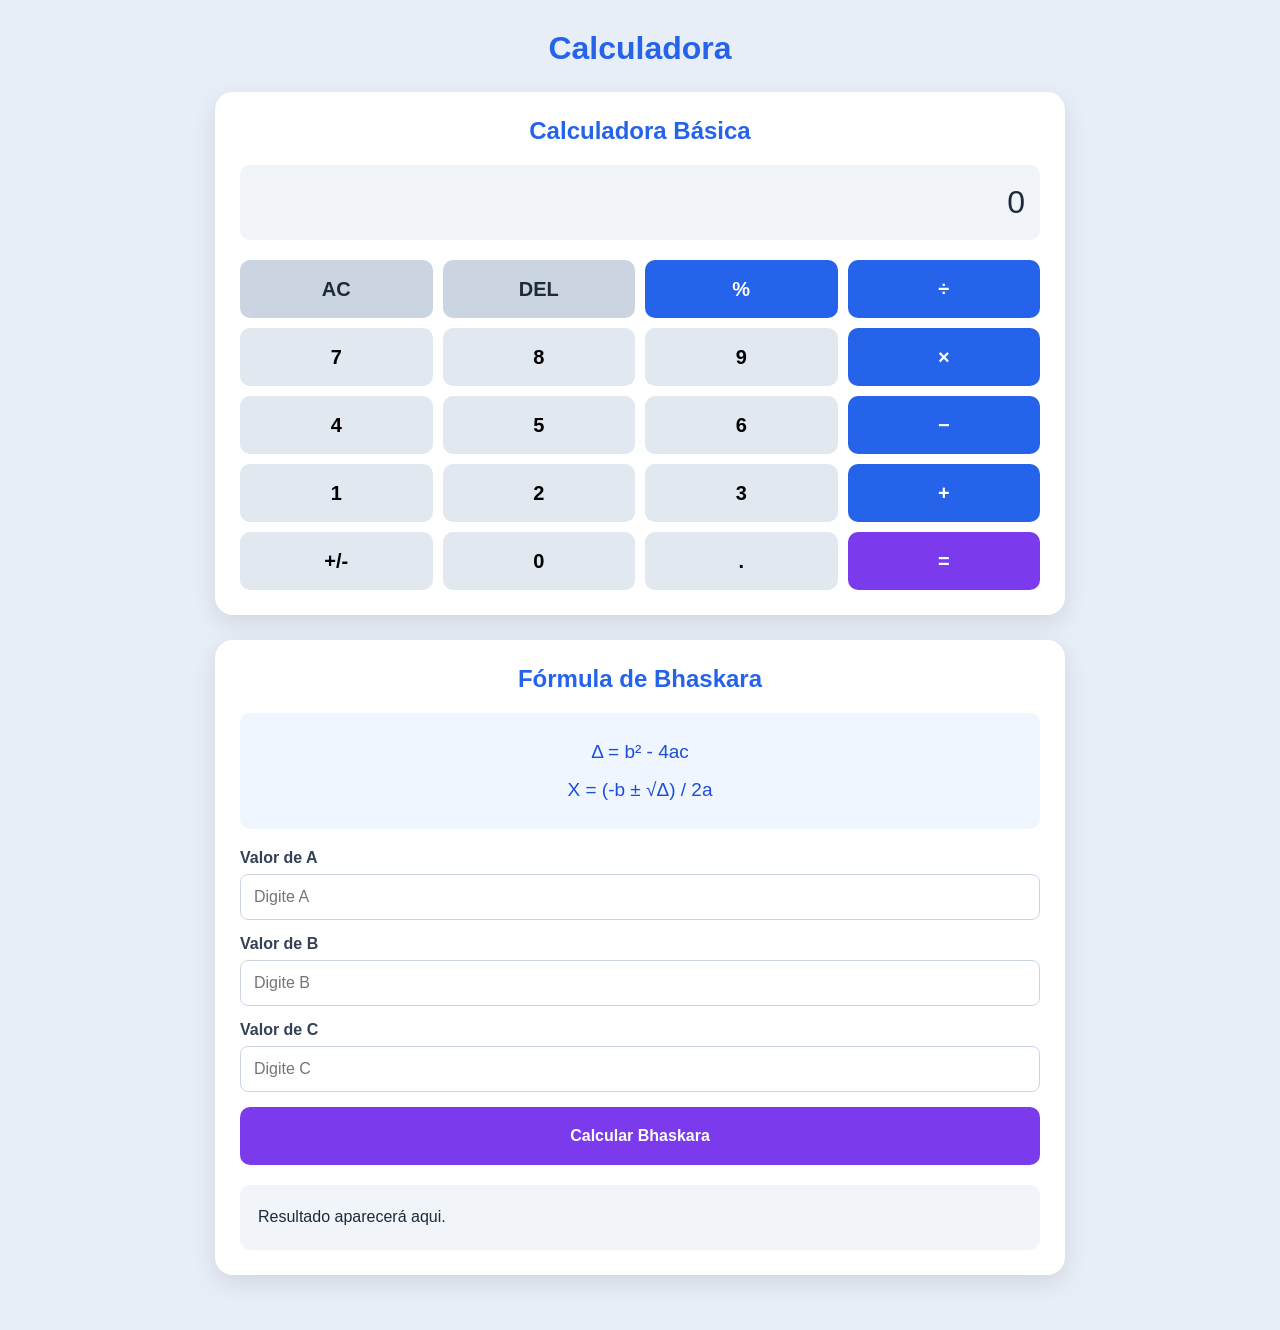
<file: calculadora/index.html>
<!DOCTYPE html>
<html lang="pt-BR">
<head>
    <meta charset="UTF-8">
    <meta name="viewport" content="width=device-width, initial-scale=1.0">
    <title>Calculadora Inteligente</title>
    <link rel="stylesheet" href="style.css">
</head>
<body>

    <main class="container">

        <h1>Calculadora</h1>

        <!-- CALCULADORA NORMAL -->
        <section class="calculadora">

            <h2>Calculadora Básica</h2>

            <input type="text" id="tela" value="0" readonly>

            <div class="botoes">

                <button class="especial" data-action="clear">AC</button>
                <button class="especial" data-action="delete">DEL</button>
                <button class="operador" data-action="percent">%</button>
                <button class="operador" data-operator="/">÷</button>

                <button data-number="7">7</button>
                <button data-number="8">8</button>
                <button data-number="9">9</button>
                <button class="operador" data-operator="*">×</button>

                <button data-number="4">4</button>
                <button data-number="5">5</button>
                <button data-number="6">6</button>
                <button class="operador" data-operator="-">−</button>

                <button data-number="1">1</button>
                <button data-number="2">2</button>
                <button data-number="3">3</button>
                <button class="operador" data-operator="+">+</button>

                <button data-action="sign">+/-</button>
                <button data-number="0">0</button>
                <button data-action="decimal">.</button>
                <button class="igual" data-action="equals">=</button>

            </div>
        </section>

        <!-- CALCULADORA DE BHASKARA -->
        <section class="bhaskara">

            <h2>Fórmula de Bhaskara</h2>

            <div class="formula">
                Δ = b² - 4ac
                <br>
                X = (-b ± √Δ) / 2a
            </div>

            <label>Valor de A</label>
            <input type="number" id="valorA" placeholder="Digite A">

            <label>Valor de B</label>
            <input type="number" id="valorB" placeholder="Digite B">

            <label>Valor de C</label>
            <input type="number" id="valorC" placeholder="Digite C">

            <button class="calcular" id="calcularBhaskara">
                Calcular Bhaskara
            </button>

            <div class="resultado" id="resultadoBhaskara">
                Resultado aparecerá aqui.
            </div>

        </section>

    </main>

    <script src="script.js"></script>

</body>
</html>
</file>
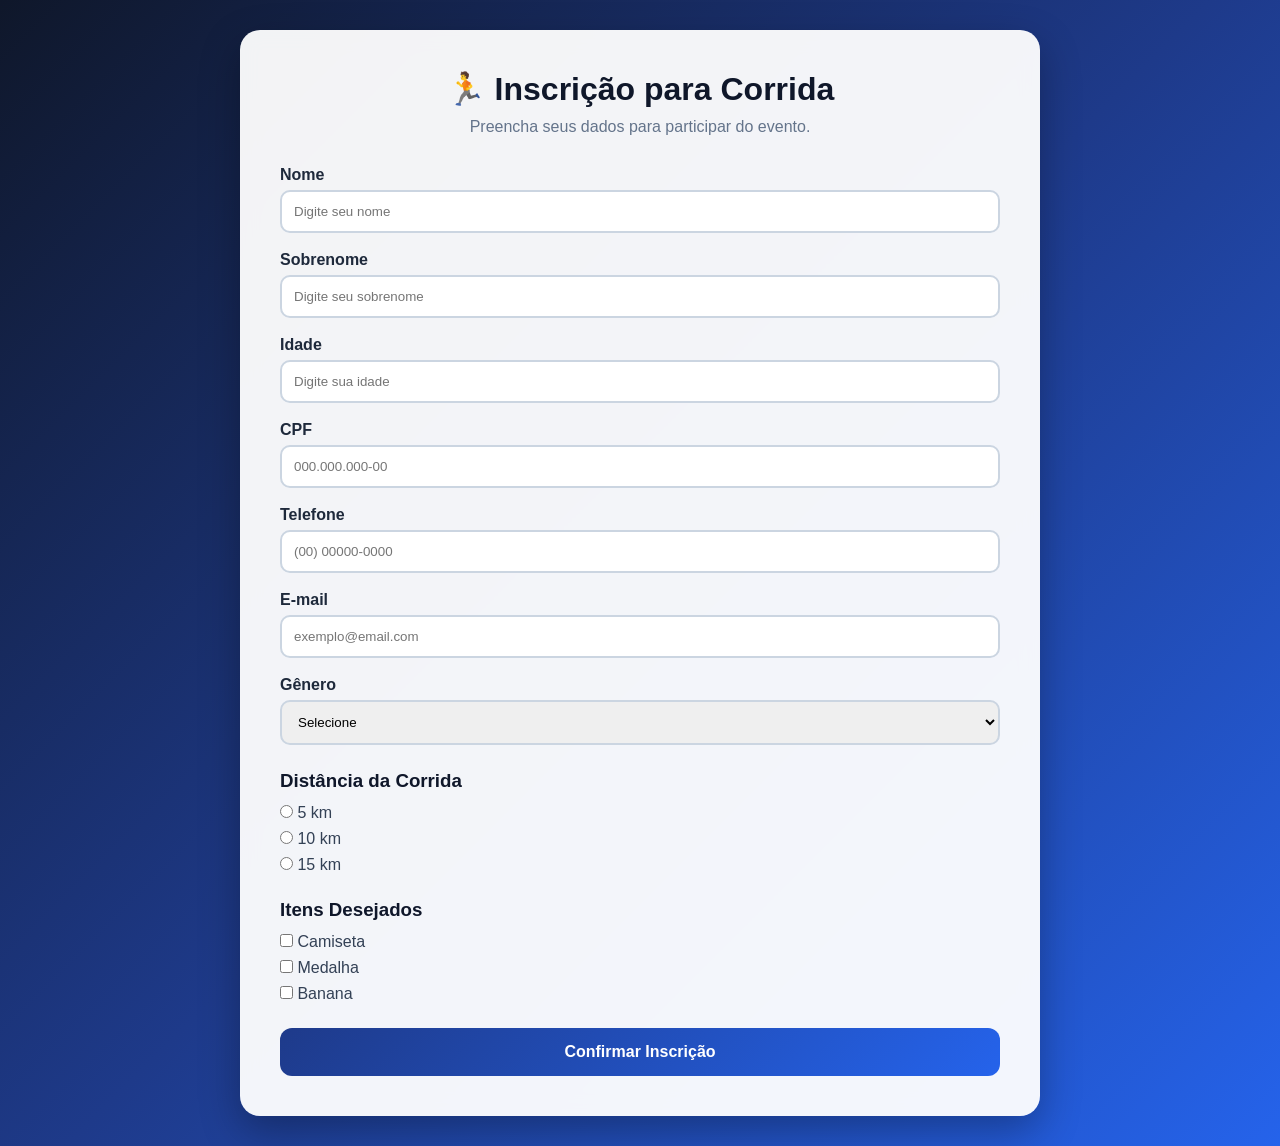
<file: formulário/index.html>
<!DOCTYPE html>
<html lang="pt-BR">
<head>
    <meta charset="UTF-8">
    <meta name="viewport" content="width=device-width, initial-scale=1.0">
    <title>Inscrição Corrida</title>
    <link rel="stylesheet" href="style.css">
</head>
<body>

    <div class="container">
        <div class="card">

            <h1>🏃 Inscrição para Corrida</h1>
            <p class="subtitulo">Preencha seus dados para participar do evento.</p>

            <form>

                <div class="grupo">
                    <label>Nome</label>
                    <input type="text" placeholder="Digite seu nome">
                </div>

                <div class="grupo">
                    <label>Sobrenome</label>
                    <input type="text" placeholder="Digite seu sobrenome">
                </div>

                <div class="grupo">
                    <label>Idade</label>
                    <input type="number" placeholder="Digite sua idade">
                </div>

                <div class="grupo">
                    <label>CPF</label>
                    <input type="text" placeholder="000.000.000-00">
                </div>

                <div class="grupo">
                    <label>Telefone</label>
                    <input type="tel" placeholder="(00) 00000-0000">
                </div>

                <div class="grupo">
                    <label>E-mail</label>
                    <input type="email" placeholder="exemplo@email.com">
                </div>

                <div class="grupo">
                    <label>Gênero</label>
                    <select>
                        <option>Selecione</option>
                        <option>Masculino</option>
                        <option>Feminino</option>
                        <option>Outro</option>
                    </select>
                </div>

                <div class="opcoes">
                    <h3>Distância da Corrida</h3>

                    <label>
                        <input type="radio" name="distancia">
                        5 km
                    </label>

                    <label>
                        <input type="radio" name="distancia">
                        10 km
                    </label>

                    <label>
                        <input type="radio" name="distancia">
                        15 km
                    </label>
                </div>

                <div class="opcoes">
                    <h3>Itens Desejados</h3>

                    <label>
                        <input type="checkbox">
                        Camiseta
                    </label>

                    <label>
                        <input type="checkbox">
                        Medalha
                    </label>

                    <label>
                        <input type="checkbox">
                        Banana
                    </label>
                </div>

                <button type="submit">
                    Confirmar Inscrição
                </button>

            </form>

        </div>
    </div>

</body>
</html>
</file>
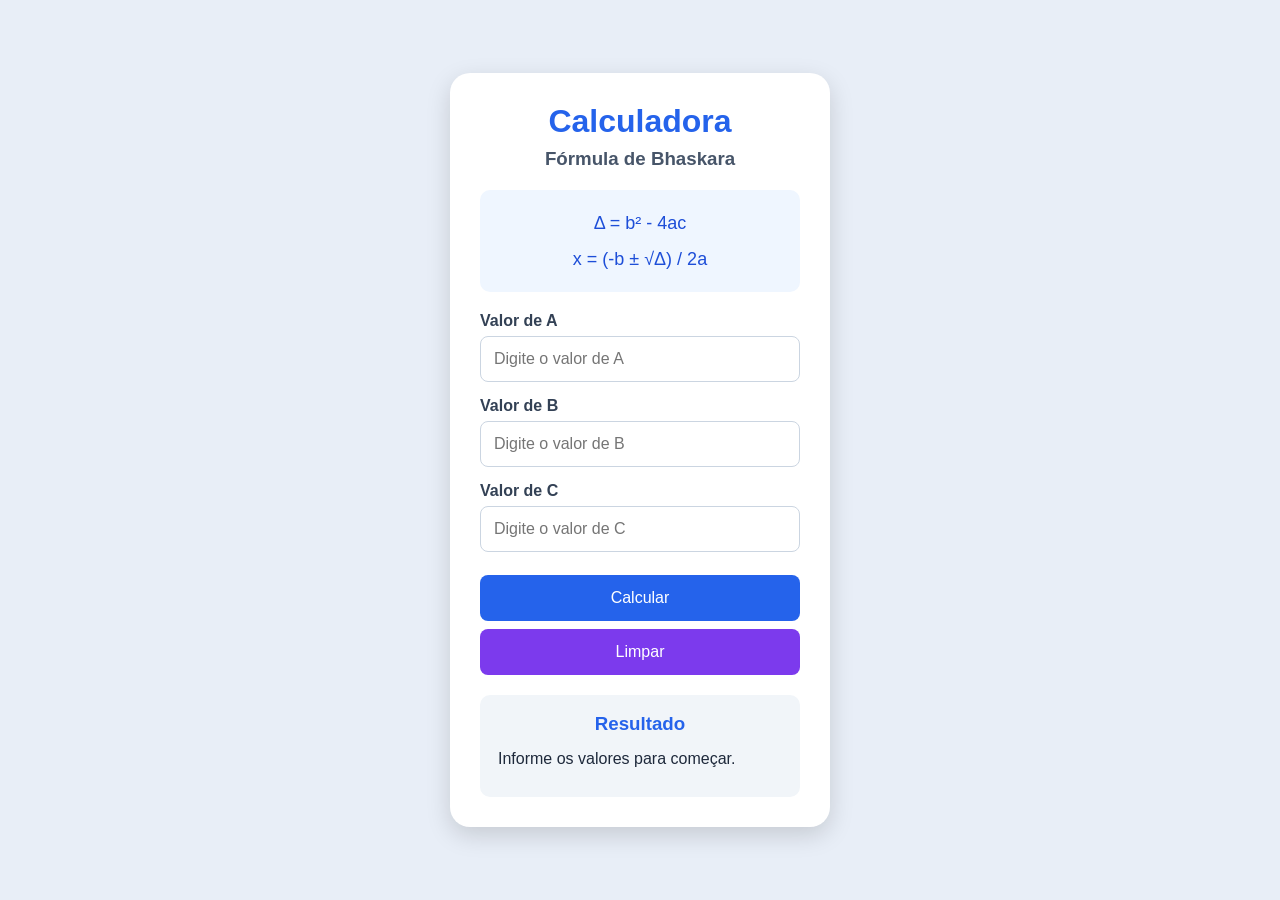
<file: calculadora/calculadora.html>
<!DOCTYPE html>
<html lang="pt-BR">
<head>
    <meta charset="UTF-8">
    <meta name="viewport" content="width=device-width, initial-scale=1.0">
    <title>Calculadora de Bhaskara</title>
    <link rel="stylesheet" href="calculadora.css">
</head>
<body>

    <div class="calculadora">
        <h1>Calculadora</h1>
        <h3>Fórmula de Bhaskara</h3>

        <div class="formula">
            Δ = b² - 4ac
            <br>
            x = (-b ± √Δ) / 2a
        </div>

        <label>Valor de A</label>
        <input type="number" id="a" placeholder="Digite o valor de A">

        <label>Valor de B</label>
        <input type="number" id="b" placeholder="Digite o valor de B">

        <label>Valor de C</label>
        <input type="number" id="c" placeholder="Digite o valor de C">

        <button onclick="calcular()">Calcular</button>
        <button class="limpar" onclick="limpar()">Limpar</button>

        <div class="resultado" id="resultado">
            <h3>Resultado</h3>
            <p>Informe os valores para começar.</p>
        </div>
    </div>

    <script src="calculadora.js"></script>
</body>
</html>
</file>
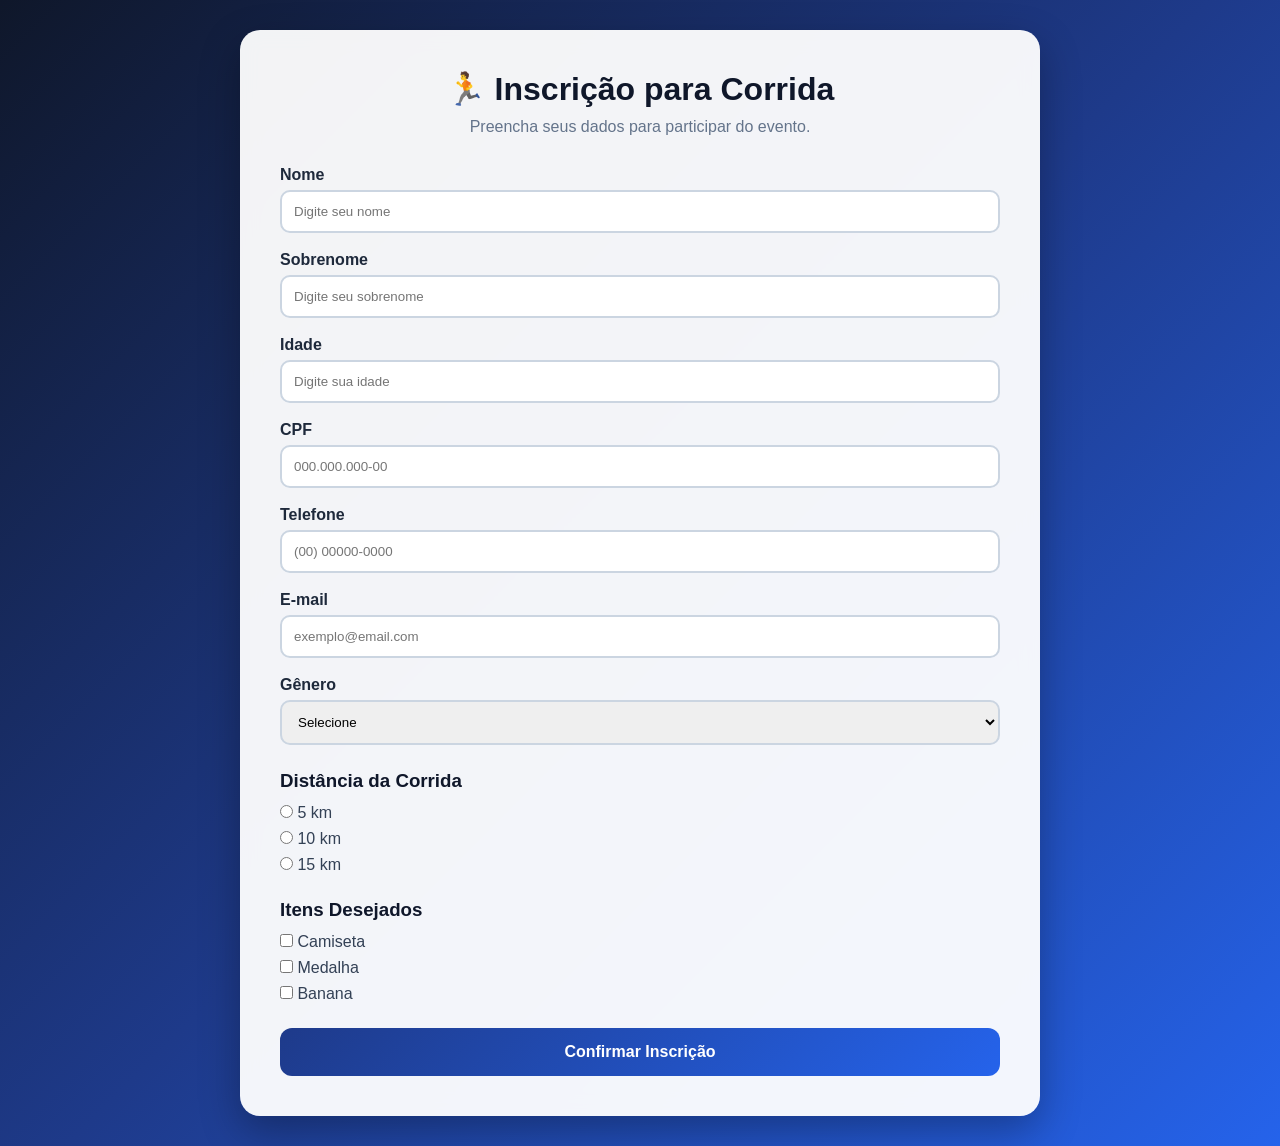
<file: portifole/formulario.html>
<!DOCTYPE html>
<html lang="pt-BR">
<head>
    <meta charset="UTF-8">
    <meta name="viewport" content="width=device-width, initial-scale=1.0">
    <title>Inscrição Corrida</title>
    <link rel="stylesheet" href="formulario.css">
</head>
<body>

    <div class="container">
        <div class="card">

            <h1>🏃 Inscrição para Corrida</h1>
            <p class="subtitulo">Preencha seus dados para participar do evento.</p>

            <form>

                <div class="grupo">
                    <label>Nome</label>
                    <input type="text" placeholder="Digite seu nome">
                </div>

                <div class="grupo">
                    <label>Sobrenome</label>
                    <input type="text" placeholder="Digite seu sobrenome">
                </div>

                <div class="grupo">
                    <label>Idade</label>
                    <input type="number" placeholder="Digite sua idade">
                </div>

                <div class="grupo">
                    <label>CPF</label>
                    <input type="text" placeholder="000.000.000-00">
                </div>

                <div class="grupo">
                    <label>Telefone</label>
                    <input type="tel" placeholder="(00) 00000-0000">
                </div>

                <div class="grupo">
                    <label>E-mail</label>
                    <input type="email" placeholder="exemplo@email.com">
                </div>

                <div class="grupo">
                    <label>Gênero</label>
                    <select>
                        <option>Selecione</option>
                        <option>Masculino</option>
                        <option>Feminino</option>
                        <option>Outro</option>
                    </select>
                </div>

                <div class="opcoes">
                    <h3>Distância da Corrida</h3>

                    <label>
                        <input type="radio" name="distancia">
                        5 km
                    </label>

                    <label>
                        <input type="radio" name="distancia">
                        10 km
                    </label>

                    <label>
                        <input type="radio" name="distancia">
                        15 km
                    </label>
                </div>

                <div class="opcoes">
                    <h3>Itens Desejados</h3>

                    <label>
                        <input type="checkbox">
                        Camiseta
                    </label>

                    <label>
                        <input type="checkbox">
                        Medalha
                    </label>

                    <label>
                        <input type="checkbox">
                        Banana
                    </label>
                </div>

                <button type="submit">
                    Confirmar Inscrição
                </button>

            </form>

        </div>
    </div>

</body>
</html>
</file>
<file: calculadora/style.css>
* {
    margin: 0;
    padding: 0;
    box-sizing: border-box;
    font-family: Arial, sans-serif;
}

body {
    background: #e8eef7;
    min-height: 100vh;
    display: flex;
    justify-content: center;
    padding: 30px 15px;
}

.container {
    width: 100%;
    max-width: 850px;
}

h1 {
    text-align: center;
    color: #2563eb;
    margin-bottom: 25px;
}

.calculadora,
.bhaskara {
    background: white;
    padding: 25px;
    border-radius: 18px;
    box-shadow: 0 8px 25px rgba(0,0,0,0.10);
    margin-bottom: 25px;
}

h2 {
    text-align: center;
    color: #2563eb;
    margin-bottom: 20px;
}

#tela {
    width: 100%;
    height: 75px;
    background: #f1f5f9;
    border: none;
    border-radius: 10px;
    margin-bottom: 20px;
    padding: 15px;
    text-align: right;
    font-size: 32px;
    color: #1e293b;
}

.botoes {
    display: grid;
    grid-template-columns: repeat(4, 1fr);
    gap: 10px;
}

button {
    height: 58px;
    border: none;
    border-radius: 10px;
    background: #e2e8f0;
    font-size: 20px;
    font-weight: bold;
    cursor: pointer;
    transition: 0.2s;
}

button:hover {
    filter: brightness(0.92);
    transform: scale(0.98);
}

.operador {
    background: #2563eb;
    color: white;
}

.especial {
    background: #cbd5e1;
    color: #1e293b;
}

.igual {
    background: #7c3aed;
    color: white;
}

.formula {
    background: #eff6ff;
    padding: 20px;
    border-radius: 10px;
    text-align: center;
    color: #1d4ed8;
    font-size: 19px;
    line-height: 2;
    margin-bottom: 20px;
}

label {
    display: block;
    margin-bottom: 7px;
    color: #334155;
    font-weight: bold;
}

.bhaskara input {
    width: 100%;
    padding: 13px;
    margin-bottom: 15px;
    border: 1px solid #cbd5e1;
    border-radius: 8px;
    font-size: 16px;
}

.calcular {
    width: 100%;
    background: #7c3aed;
    color: white;
    font-size: 16px;
}

.resultado {
    margin-top: 20px;
    padding: 18px;
    background: #f1f5f9;
    border-radius: 10px;
    color: #1e293b;
    line-height: 1.8;
    overflow-wrap: anywhere;
}

@media (max-width: 400px) {
    .calculadora,
    .bhaskara {
        padding: 17px;
    }

    button {
        height: 52px;
    }
}
</file>
<file: formulário/style.css>
*{
    margin:0;
    padding:0;
    box-sizing:border-box;
    font-family:'Segoe UI', sans-serif;
}

body{
    min-height:100vh;
    background: linear-gradient(
        135deg,
        #0f172a,
        #1e3a8a,
        #2563eb
    );
    display:flex;
    justify-content:center;
    align-items:center;
    padding:30px;
}

.container{
    width:100%;
    max-width:800px;
}

.card{
    background:rgba(255,255,255,0.95);
    backdrop-filter: blur(10px);
    padding:40px;
    border-radius:20px;
    box-shadow:0 15px 40px rgba(0,0,0,0.3);
}

h1{
    text-align:center;
    color:#0f172a;
    margin-bottom:10px;
}

.subtitulo{
    text-align:center;
    color:#64748b;
    margin-bottom:30px;
}

.grupo{
    display:flex;
    flex-direction:column;
    margin-bottom:18px;
}

.grupo label{
    margin-bottom:6px;
    font-weight:600;
    color:#1e293b;
}

.grupo input,
.grupo select{
    padding:12px;
    border:2px solid #cbd5e1;
    border-radius:10px;
    transition:0.3s;
}

.grupo input:focus,
.grupo select:focus{
    outline:none;
    border-color:#2563eb;
    box-shadow:0 0 10px rgba(37,99,235,0.3);
}

.opcoes{
    margin:25px 0;
}

.opcoes h3{
    color:#0f172a;
    margin-bottom:12px;
}

.opcoes label{
    display:block;
    margin:8px 0;
    color:#334155;
    cursor:pointer;
}

button{
    width:100%;
    padding:15px;
    border:none;
    border-radius:12px;
    background:linear-gradient(
        135deg,
        #1e3a8a,
        #2563eb
    );
    color:white;
    font-size:16px;
    font-weight:bold;
    cursor:pointer;
    transition:0.3s;
}

button:hover{
    transform:translateY(-3px);
    box-shadow:0 10px 20px rgba(37,99,235,0.4);
}

@media(max-width:600px){

    .card{
        padding:25px;
    }

    h1{
        font-size:1.8rem;
    }

}
</file>
<file: calculadora/calculadora.css>
* {
    margin: 0;
    padding: 0;
    box-sizing: border-box;
    font-family: Arial, sans-serif;
}

body {
    background: #e8eef7;
    min-height: 100vh;
    display: flex;
    justify-content: center;
    align-items: center;
    padding: 20px;
}

.calculadora {
    background: white;
    width: 100%;
    max-width: 380px;
    padding: 30px;
    border-radius: 20px;
    box-shadow: 0 8px 25px rgba(0,0,0,0.15);
}

h1 {
    text-align: center;
    color: #2563eb;
    margin-bottom: 8px;
}

h3 {
    text-align: center;
    color: #475569;
    margin-bottom: 20px;
}

.formula {
    background: #eff6ff;
    color: #1d4ed8;
    text-align: center;
    padding: 15px;
    border-radius: 10px;
    margin-bottom: 20px;
    line-height: 2;
    font-size: 18px;
}

label {
    display: block;
    margin-bottom: 6px;
    color: #334155;
    font-weight: bold;
}

input {
    width: 100%;
    padding: 13px;
    margin-bottom: 15px;
    border: 1px solid #cbd5e1;
    border-radius: 8px;
    font-size: 16px;
}

input:focus {
    outline: none;
    border-color: #2563eb;
}

button {
    width: 100%;
    padding: 14px;
    border: none;
    border-radius: 8px;
    background: #2563eb;
    color: white;
    font-size: 16px;
    cursor: pointer;
    margin-top: 8px;
}

button:hover {
    background: #1d4ed8;
}

button.limpar {
    background: #7c3aed;
}

button.limpar:hover {
    background: #6d28d9;
}

.resultado {
    background: #f1f5f9;
    padding: 18px;
    margin-top: 20px;
    border-radius: 10px;
    color: #1e293b;
}

.resultado h3 {
    color: #2563eb;
    margin-bottom: 12px;
}

.resultado p {
    margin-bottom: 8px;
    line-height: 1.5;
}
</file>
<file: portifole/formulario.css>
*{
    margin:0;
    padding:0;
    box-sizing:border-box;
    font-family:'Segoe UI', sans-serif;
}

body{
    min-height:100vh;
    background: linear-gradient(
        135deg,
        #0f172a,
        #1e3a8a,
        #2563eb
    );
    display:flex;
    justify-content:center;
    align-items:center;
    padding:30px;
}

.container{
    width:100%;
    max-width:800px;
}

.card{
    background:rgba(255,255,255,0.95);
    backdrop-filter: blur(10px);
    padding:40px;
    border-radius:20px;
    box-shadow:0 15px 40px rgba(0,0,0,0.3);
}

h1{
    text-align:center;
    color:#0f172a;
    margin-bottom:10px;
}

.subtitulo{
    text-align:center;
    color:#64748b;
    margin-bottom:30px;
}

.grupo{
    display:flex;
    flex-direction:column;
    margin-bottom:18px;
}

.grupo label{
    margin-bottom:6px;
    font-weight:600;
    color:#1e293b;
}

.grupo input,
.grupo select{
    padding:12px;
    border:2px solid #cbd5e1;
    border-radius:10px;
    transition:0.3s;
}

.grupo input:focus,
.grupo select:focus{
    outline:none;
    border-color:#2563eb;
    box-shadow:0 0 10px rgba(37,99,235,0.3);
}

.opcoes{
    margin:25px 0;
}

.opcoes h3{
    color:#0f172a;
    margin-bottom:12px;
}

.opcoes label{
    display:block;
    margin:8px 0;
    color:#334155;
    cursor:pointer;
}

button{
    width:100%;
    padding:15px;
    border:none;
    border-radius:12px;
    background:linear-gradient(
        135deg,
        #1e3a8a,
        #2563eb
    );
    color:white;
    font-size:16px;
    font-weight:bold;
    cursor:pointer;
    transition:0.3s;
}

button:hover{
    transform:translateY(-3px);
    box-shadow:0 10px 20px rgba(37,99,235,0.4);
}

@media(max-width:600px){

    .card{
        padding:25px;
    }

    h1{
        font-size:1.8rem;
    }

}
</file>
